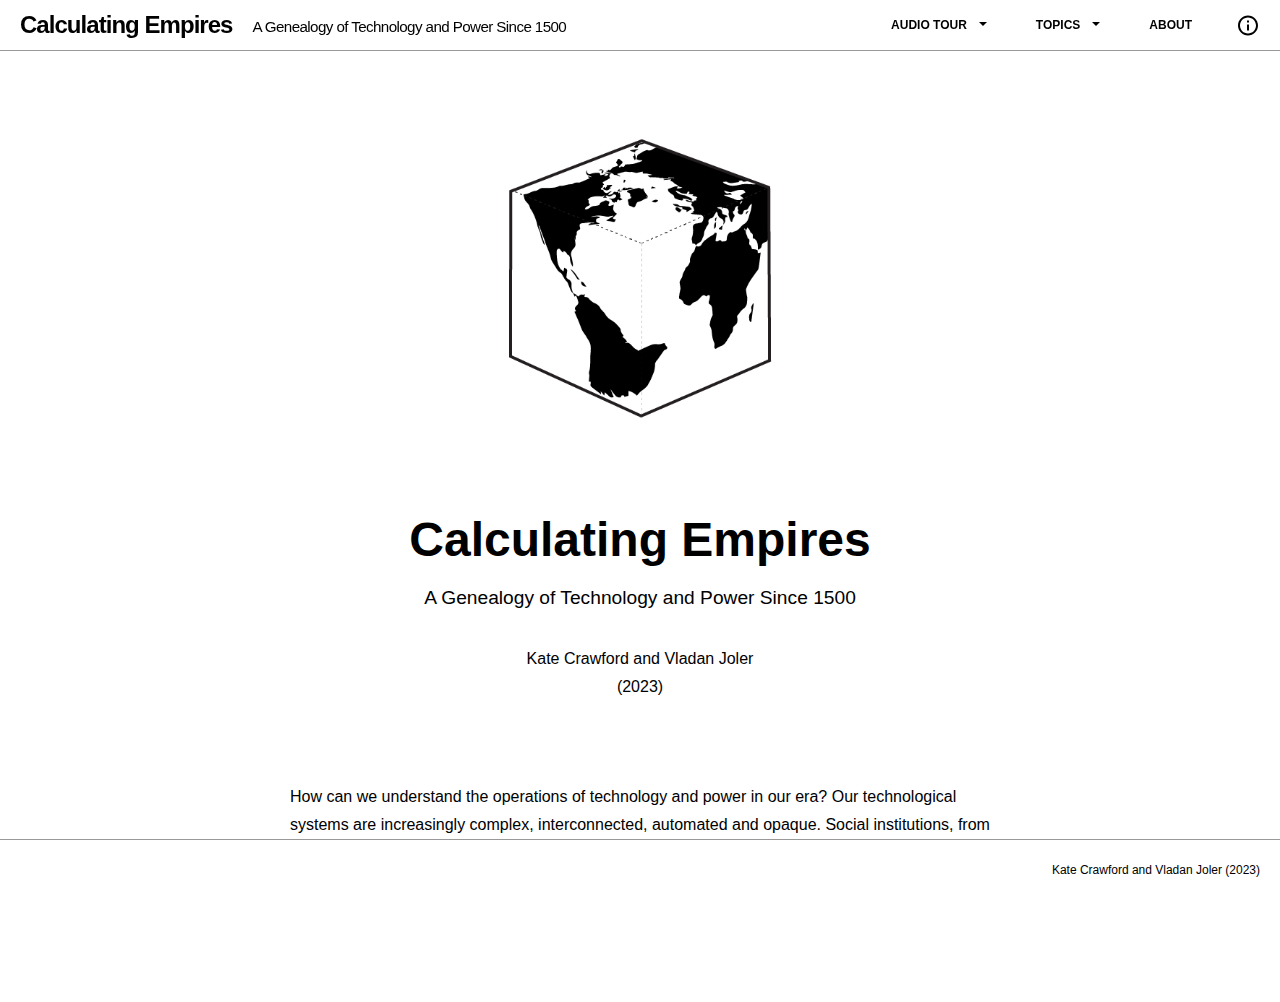
<file: about.html>
<!DOCTYPE html>
<html>
  <head>
    <script
      defer
      data-domain="calculatingempires.net"
      src="https://plausible.io/js/script.js"
    ></script>
    <title>Calculating Empires</title>
    <link rel="apple-touch-icon" sizes="180x180" href="apple-touch-icon.png" />
    <link rel="icon" type="image/png" sizes="32x32" href="favicon-32x32.png" />
    <link rel="icon" type="image/png" sizes="16x16" href="favicon-16x16.png" />
    <link rel="manifest" href="site.webmanifest" />
    <link rel="mask-icon" href="safari-pinned-tab.svg" color="#5bbad5" />
    <meta name="msapplication-TileColor" content="#da532c" />
    <meta name="theme-color" content="#ffffff" />
    <meta http-equiv="content-type" content="text/html; charset=utf-8" />
    <meta charset="UTF-8" />
    <meta name="viewport" content="width=device-width, initial-scale=1.0" />
    <meta http-equiv="imagetoolbar" content="no" />
    <link rel="stylesheet" href="styles/main.css" tupe="text/css" />
    <link rel="stylesheet" href="styles/light-dark.css" type="text/css" />
    <link rel="stylesheet" href="styles/fonts.css" type="text/css" />
    <link rel="stylesheet" href="./styles/ol/ol.css" type="text/css" />
    <script src="./scripts/ol/ol.js"></script>
    <script src="./scripts/ol/ol-layerswitcher.js"></script>
    <link rel="stylesheet" href="./styles/ol/ol-layerswitcher.css" />
    <meta
      property="og:title"
      content="Calculating Empires: A Genealogy of Technology and Power since 1500"
    />
    <meta
      property="og:description"
      content="Explore how technical and social structures co-evolved over five centuries in this large-scale research visualization."
    />
    <meta
      property="og:image"
      content="https://calculatingempires.net/content/calculating-empires-og.png"
    />
    <meta property="og:url" content="https://calculatingempires.net" />
    <meta property="og:type" content="website" />
    <meta name="twitter:card" content="summary_large_image" />
    <meta
      name="twitter:title"
      content="Calculating Empires: A Genealogy of Technology and Power since 1500"
    />
    <meta
      name="twitter:description"
      content="Explore how technical and social structures co-evolved over five centuries in this large-scale research visualization."
    />
    <meta
      name="twitter:image"
      content="https://calculatingempires.net/content/calculating-empires-og.png"
    />
    <meta name="twitter:url" content="https://calculatingempires.net" />
    <meta
      name="description"
      content="Calculating Empires is a large-scale research visualization exploring how technical and social structures co-evolved over five centuries. View the contemporary period in a longer trajectory of ideas, devices, infrastructures, and systems of power."
    />
    <meta
      name="keywords"
      content="Calculating Empires, large-scale research visualization, technical and social structures, history of empires, communication, computation, classification, control"
    />
  </head>
  <body>
    <div id="header">
      <div class="logo-wrapper">
        <a href="/">
          <h1 id="logo-title">Calculating Empires</h1>
        </a>
        <h2>A Genealogy of Technology and Power Since 1500</h2>
      </div>
      <nav class="navbar">
        <div class="nav-container">
          <div class="menu-icon" id="menu-icon">&#9776;</div>
          <ul class="nav-links" id="nav-links">
            <li class="nav-item">
              <details id="audio-tours">
                <summary>Audio Tour</summary>
                <ul class="dropdown">
                  <li>
                    <span id="how-to-read-map"
                      ><a href="/?audio=how-to-read-the-map"
                        >How to read this map</a
                      ></span
                    >
                  </li>
                </ul>
              </details>
            </li>
            <li class="nav-item">
              <details>
                <summary>Topics</summary>

                <ul class="dropdown">
                  <li class="menu-group">
                    <details>
                      <summary>Communication and Computation</summary>
                      <ul class="submenu">
                        <li>
                          <a href="/?topic=communication-devices"
                            >Communication devices</a
                          >
                        </li>
                        <li><a href="/?topic=interfaces">Interfaces</a></li>
                        <li>
                          <a href="/?topic=communication-infrastructure"
                            >Communication infrastructure</a
                          >
                        </li>
                        <li>
                          <a href="/?topic=data-organization"
                            >Data organization</a
                          >
                        </li>
                        <li><a href="/?topic=Algorithms">Algorithms</a></li>
                        <li><a href="/?topic=Models">Models</a></li>
                        <li>
                          <a href="/?pos=67625.64%2C9468.73%2C15.5629"
                            >Human computers</a
                          >
                        </li>
                        <li><a href="/?topic=Hardware">Hardware</a></li>
                        <li>
                          <a href="/?topic=Unconventional-computing"
                            >Unconventional computing</a
                          >
                        </li>
                      </ul>
                    </details>
                  </li>
                  <li class="menu-group">
                    <details>
                      <summary>Control and Classification</summary>
                      <ul class="submenu">
                        <li><a href="/?topic=time">Time</a></li>
                        <li>
                          <a href="/?topic=education"> Education </a>
                        </li>
                        <li>
                          <a href="/?topic=Emotions-and-intelligence"
                            >Emotions and intelligence</a
                          >
                        </li>
                        <li>
                          <a href="/?topic=Human-bodies">Human bodies</a>
                        </li>
                        <li><a href="/?topic=Biometrics">Biometrics</a></li>
                        <li><a href="/?topic=Medical">Medical</a></li>
                        <li><a href="/?topic=Prison">Prison</a></li>
                        <li><a href="/?topic=Policing">Policing</a></li>
                        <li><a href="/?topic=Borders">Borders</a></li>
                        <li><a href="/?topic=Bureaucracy">Bureaucracy</a></li>
                        <li><a href="/?topic=Colonialism">Colonialism</a></li>
                        <li>
                          <a href="/?topic=Political-and-economic-systems"
                            >Political and economic systems</a
                          >
                        </li>
                        <li><a href="/?topic=Production">Production</a></li>
                        <li>
                          <a href="/?topic=Energy-and-resources"
                            >Energy and resources</a
                          >
                        </li>
                        <li><a href="/?topic=Lithosphere">Lithosphere</a></li>
                        <li>
                          <a href="/?topic=Atmosphere-and-hydrosphere"
                            >Atmosphere and hydrosphere</a
                          >
                        </li>
                        <li><a href="/?topic=Biosphere">Biosphere</a></li>
                        <li><a href="/?topic=Astrosphere">Astrosphere</a></li>
                        <li>
                          <a href="/?topic=Spatial-representation"
                            >Spatial representation</a
                          >
                        </li>
                        <li><a href="/?topic=Architecture">Architecture</a></li>
                        <li>
                          <a href="/?topic=Surveillance-infrastructure"
                            >Surveillance infrastructure</a
                          >
                        </li>
                        <li>
                          <a href="/?topic=Military-doctrine"
                            >Military doctrine</a
                          >
                        </li>
                        <li>
                          <a href="/?topic=Military-systems"
                            >Military systems</a
                          >
                        </li>
                      </ul>
                    </details>
                  </li>
                </ul>
              </details>
            </li>
            <li class="nav-item"><a href="about.html">About</a></li>
            <li class="nav-item">
              <a href="info.html" id="info-icon">
                <img src="./content/info-icon-white.svg" />
              </a>
            </li>
          </ul>
        </div>
      </nav>
      <link rel="stylesheet" href="./styles/navbar.css" type="text/css" />
      <script src="./scripts/navbar.js"></script>
    </div>
    <main>
      <div class="container">
        <div class="hero-image">
          <div class="image-wrapper">
            <img src="./content/about/about_Intro@2x.png" />
          </div>
        </div>
        <h1 class="text-center">Calculating Empires</h1>
        <h2 class="text-center">
          A Genealogy of Technology and Power Since 1500
        </h2>
        <p class="credits text-center">
          Kate Crawford and Vladan Joler<br />
          (2023)
        </p>
        <p>
          How can we understand the operations of technology and power in our
          era? Our technological systems are increasingly complex,
          interconnected, automated and opaque. Social institutions, from
          schools to prisons, are becoming data industries, incorporating
          pervasive forms of capture and analysis. Even places that were once
          off-limits to capital, from our emotional expressions to outer space,
          are now subject to computational control and extraction. Meanwhile,
          the industrial transformations in AI are concentrating power into even
          fewer hands, while accelerating polarization and alienation. If we are
          to address the urgent challenges of the contemporary time - including
          technocratic fascism, climate catastrophe, colonial wars, and wealth
          inequality - we need to contend with the interwoven nature of their
          histories. In order to have a future, we must first confront our past.
        </p>
        <p>
          <em>Calculating Empires</em> is a large-scale research visualization
          exploring how technical and social structures co-evolved over five
          centuries. The aim is to view the contemporary period in a longer
          trajectory of ideas, devices, infrastructures, and systems of power.
          It traces technological patterns of colonialism, militarization,
          automation, and enclosure since 1500 to show how these forces still
          subjugate and how they might be unwound. By tracking these imperial
          pathways, <em>Calculating Empires</em> offers a means of seeing our
          technological present in a deeper historical context. And by
          investigating how past empires have calculated, we can see how they
          created the conditions of empire today.
        </p>
        <p>
          <em>Calculating Empires</em> centers on four themes:
          <em>communication</em>, <em>computation</em>,
          <em>classification</em> and <em>control</em>. Across the centuries,
          the work illustrates the shifts in communication devices,
          infrastructures, and computational architectures, and how they are
          entwined with the histories of social control and classification. The
          vertical axis represents time, beginning with the 16th century at the
          base. The horizontal axis features a collection of systems: from
          algorithms to architecture, bodies to borders. Navigation is flexible:
          you can follow a theme, a time period, or set of ideas.
        </p>
        <div class="image-grid single">
          <div class="grid-item-1x1 start-3">
            <img src="./content/about/about_01@2x.png" alt="" />
          </div>
        </div>
        <p>
          If we read from left to right, the work begins with the history of
          communication devices and the interfaces needed to access them. Next
          we see programming languages and the communication infrastructures
          that operate in the background: from submarine telegraph cables, to
          satellites, to the electromagnetic spectrum.
        </p>
        <p>
          As we follow the data flows from those communications systems, they
          are collected and organized by museums, film and TV archives, data
          brokers, and AI training datasets. That data is then used to train
          algorithms and models that have their own histories, shaped by the
          labor of programmers and crowdworkers. It is all powered by
          energy-intensive computational hardware that is expanding
          exponentially in multiple directions, from hyperscale data centers, to
          biological computing, to quantum.
        </p>
        <div class="image-grid">
          <a class="grid-item-1x2" href="/?pos=83365.63%2C5219.00%2C14.9905">
            <img
              src="./content/about/about_02_a@2x.png"
              alt="Shifting relationship to time"
            />
            <span class="img-title">Shifting relationship to time</span>
          </a>
          <a class="grid-item-2x2" href="/?pos=70865.76%2C14240.23%2C14.7448">
            <img
              src="./content/about/about_02_b@2x.png"
              alt="Resource-heavy computing"
            />
            <span class="img-title">Resource-heavy computing</span>
          </a>
          <a class="grid-item-1x1" href="/?pos=51791.75%2C15306.24%2C15.3164">
            <img src="./content/about/about_02_c@2x.png" alt="Forecasting" />
            <span class="img-title">Forecasting</span>
          </a>
          <a class="grid-item-1x2" href="/?pos=84962.18%2C15037.51%2C14.9204">
            <img
              src="./content/about/about_02_e@2x.png"
              alt="Education industry"
            />
            <span class="img-title">Education industry</span>
          </a>
          <a
            class="grid-item-1x1 start-4"
            href="/?pos=85677.36%2C2654.29%2C15.9054"
          >
            <img
              src="./content/about/about_02_d@2x.png"
              alt="Saving souls with school"
            />
            <span class="img-title">Saving souls with school</span>
          </a>
        </div>
        <p>
          The work then moves to the themes of classification and control. It
          begins with time as a concept that orders human actions and labor, and
          then education as another social structuring process that shapes and
          organizes social norms, values, and hierarchies. Next we turn to the
          history of ideas about emotions and intelligence, as well as the
          shaping of the human body itself.
        </p>
        <p>
          We see practices of classification and control in biometrics and
          medical data, in the disciplinary systems of prisons and policing, and
          in the way borders and bureaucracy regulate the movements of people
          and information.
        </p>
        <div class="image-grid">
          <a class="grid-item-2x2" href="/?pos=92578.11%2C15005.65%2C14.7238">
            <img src="./content/about/about_03_a@2x.png" alt="Drugs" />
            <span class="img-title">Drugs</span>
          </a>
          <a class="grid-item-1x2" href="/?pos=96597.73%2C8577.61%2C14.9396">
            <img
              src="./content/about/about_03_b@2x.png"
              alt="Eugenics and forced sterilization"
            />
            <span class="img-title">Eugenics and forced sterilization</span>
          </a>
          <a class="grid-item-1x1" href="/?pos=112287.87%2C9845.49%2C15.9491">
            <img src="./content/about/about_03_c@2x.png" alt="Borders" />
            <span class="img-title">Borders</span>
          </a>
          <a class="grid-item-1x2" href="/?pos=106454.31%2C11648.28%2C15.0352">
            <img
              src="./content/about/about_03_e@2x.png"
              alt="Layers of prison"
            />
            <span class="img-title">Layers of prison</span>
          </a>
          <a
            class="grid-item-1x1 start-4"
            href="/?pos=95183.68%2C7392.25%2C15.5819"
          >
            <img
              src="./content/about/about_03_d@2x.png"
              alt="Muscular christianity"
            />
            <span class="img-title">Muscular christianity</span>
          </a>
        </div>
        <p>
          This brings us to the heart of <em>Calculating Empires</em>:
          colonialism and the paths of empires over history, with their
          accompanying political and economic ideologies that inform industrial
          production and energy extraction.
        </p>
        <p>
          The final section of the work contends with the strata of planetary
          classification: from the mineral layer of the lithosphere, all the way
          up to the astrosphere. Then we consider the concept of space in other
          ways, how mapping and architecture are themselves systems of control.
          Finally, we see multiple layers of militarized power, from
          surveillance technologies, to authoritarian doctrines, to entire
          military systems.
        </p>
        <div class="image-grid">
          <a class="grid-item-1x2" href="/?pos=115273.62%2C8445.57%2C14.7805">
            <img
              src="./content/about/about_04_a@2x.png"
              alt="Weber's iron cage"
            />
            <span class="img-title">Weber's iron cage</span>
          </a>
          <a class="grid-item-2x2" href="/?pos=119769.66%2C2330.54%2C14.7891">
            <img
              src="./content/about/about_04_b@2x.png"
              alt="European colonialism"
            />
            <span class="img-title">European colonialism</span>
          </a>
          <a class="grid-item-1x1" href="/?pos=126847.30%2C15181.36%2C14.9948">
            <img
              src="./content/about/about_04_c@2x.png"
              alt="Knowledge and data extraction"
            />
            <span class="img-title">Knowledge and data extraction</span>
          </a>
          <a class="grid-item-1x2" href="/?pos=152787.58%2C15342.70%2C15.1447">
            <img
              src="./content/about/about_04_e@2x.png"
              alt="Military doctrine"
            />
            <span class="img-title">Military doctrine</span>
          </a>
          <a
            class="grid-item-1x1 start-4"
            href="/?pos=123022.85%2C15439.78%2C14.9948"
          >
            <img src="./content/about/about_04_d@2x.png" alt="Neoliberalism" />
            <span class="img-title">Neoliberalism</span>
          </a>
        </div>
        <p>
          The contemporary tendency toward simplification and solutionism has
          weakened the ability to handle dense information, while our technical
          and environmental realities only become more complex and
          interdependent. By visualizing these interlaced histories of empire in
          intricate detail, we hope to better understand our current
          predicament. In the words of French historian Fernand Braudel, “if one
          wants to understand the world, one has to determine the hierarchy of
          forces, currents, and individual movements, and then put them together
          to form an overall constellation.”
          <em>Calculating Empires</em> invites the visitor inside this
          constellation.
        </p>
        <p>
          <em>Calculating Empires</em> begins with a key moment when global
          networks - both cultural and mercantile - began to take shape in the
          1500s. New trade routes meant the expansion of European empire.
          Advances in shipping and navigational instruments enabled the
          annexation of lands and genocide of Indigenous populations while
          introducing new viruses, drugs, and weapons. The Gutenberg press
          reorganized information power and laid the groundwork for a political
          and cultural transformation. New scientific instruments and
          calculation systems were developed. The meticulous cataloging and
          privatization of land, animals, plants, and space commenced a layered
          agenda of colonization that continued to expand for centuries. These
          practices of past empires are now echoed in the highly concentrated
          technology and military industries of the 21st century.
        </p>
        <div class="image-grid">
          <a class="grid-item-1x2" href="/?pos=119658.80%2C947.50%2C15.7458">
            <img src="./content/about/about_05_a@2x.png" alt="Great dying" />
            <span class="img-title">Great dying</span>
          </a>
          <a class="grid-item-2x2" href="/?pos=146415.08%2C4925.63%2C15.2458">
            <img src="./content/about/about_05_b@2x.png" alt="Enclosure" />
            <span class="img-title">Enclosure</span>
          </a>
          <a class="grid-item-1x1" href="/?pos=143974.23%2C2170.52%2C15.5979">
            <img
              src="./content/about/about_05_c@2x.png"
              alt="Mercator projection"
            />
            <span class="img-title">Mercator projection</span>
          </a>
          <a class="grid-item-1x2" href="/?pos=135619.82%2C14073.12%2C14.7415">
            <img
              src="./content/about/about_05_e@2x.png"
              alt="Genetic engineering and terraforming"
            />
            <span class="img-title">Genetic engineering and terraforming</span>
          </a>
          <a
            class="grid-item-1x1 start-4"
            href="/?pos=51420.97%2C3163.36%2C15.5591"
          >
            <img
              src="./content/about/about_05_d@2x.png"
              alt="Cartesian geometry"
            />
            <span class="img-title">Cartesian geometry</span>
          </a>
        </div>
        <p>
          Every reading of this work is different, and you're invited to draw
          your own connections. Hundreds of individual drawings and texts span
          centuries of conflict, enclosure, and control. We suggest taking your
          time and reading slowly - a radical act in an era of speed and
          simplification. A close examination of these patterns over several
          centuries reveals the ascendance of particular ideas and technologies,
          the concentration of power and wealth, and the colonization of land,
          infrastructure, and human lifeworlds.
        </p>
        <p>
          The history of science and technology is also a story of
          visualizations. From the Venn diagram to the neural network, visual
          illustrations have shaped the conceptual horizons of the scientific
          imaginary. We use the same method to show how technology is political,
          not separate from it. Even diagrammatic representations - from the
          Gannt chart to the logic gate - are forms of organizing information
          which embed a political structure.
        </p>
        <div class="image-grid">
          <a class="grid-item-1x1" href="/?pos=51420.97%2C3163.36%2C15.5591">
            <img src="./content/about/about_06_a@2x.png" alt="Cartesian map" />
            <span class="img-title">Cartesian map</span>
          </a>
          <a class="grid-item-1x1" href="/?pos=142684.11%2C7469.33%2C15.9708">
            <img src="./content/about/about_06_b@2x.png" alt="Venn diagram" />
            <span class="img-title">Venn diagram</span>
          </a>
          <a class="grid-item-1x1" href="/?pos=57669.90%2C4839.37%2C15.0191">
            <img
              src="./content/about/about_06_c@2x.png"
              alt="Network diagram"
            />
            <span class="img-title">Network diagram</span>
          </a>
          <a class="grid-item-1x1" href="/?pos=142261.23%2C8960.39%2C15.8958">
            <img src="./content/about/about_06_d@2x.png" alt="Flow chart" />
            <span class="img-title">Flow chart</span>
          </a>
          <a class="grid-item-1x1" href="/?pos=142304.72%2C5586.35%2C15.7691">
            <img src="./content/about/about_06_e@2x.png" alt="Bar chart" />
            <span class="img-title">Bar chart</span>
          </a>
          <a class="grid-item-1x1" href="/?pos=142819.58%2C4738.47%2C16.5958">
            <img src="./content/about/about_06_f@2x.png" alt="Timeline" />
            <span class="img-title">Timeline</span>
          </a>
          <a class="grid-item-1x1" href="/?pos=142684.11%2C7469.33%2C15.9708">
            <img
              src="./content/about/about_06_g@2x.png"
              alt="Organization chart"
            />
            <span class="img-title">Organization chart</span>
          </a>
          <a class="grid-item-1x1" href="/?pos=142684.11%2C7469.33%2C15.9708">
            <img src="./content/about/about_06_h@2x.png" alt="Gannt chart" />
            <span class="img-title">Gannt chart</span>
          </a>
          <a class="grid-item-1x1" href="/?pos=58763.84%2C9312.55%2C15.7225">
            <img src="./content/about/about_06_i@2x.png" alt="Logic gate" />
            <span class="img-title">Logic gate</span>
          </a>
          <a class="grid-item-1x1" href="/?pos=61132.89%2C11374.91%2C16.7525">
            <img src="./content/about/about_06_j@2x.png" alt="Perceptron" />
            <span class="img-title">Perceptron</span>
          </a>
        </div>
        <p>
          <em>Calculating Empires</em> takes Donna Haraway's provocation
          literally that we need to map the “informatics of domination.” The
          technologies of today are the latest manifestations of a long line of
          entangled systems of knowledge and control. This is the purpose of our
          visual genealogy: to show the complex interplay of systems of power,
          information, and circumstance across terrain and time, in order to
          imagine how things could be otherwise.
        </p>
        <p>
          This work can never be complete: it is necessarily partial,
          subjective, and drawn from our own positionality. But that openness is
          part of the project. You are invited to read, reflect, and consider
          your own history in the recurring stories of calculation and empire.
          As the overwhelming now continues to unfold,
          <em>Calculating Empires</em> offers the possibility of looking back,
          in order to consider how different futures could be envisioned and
          realized.
        </p>
      </div>
    </main>
    <div id="footer" style="justify-content: flex-end">
      <div class="footer-credits">Kate Crawford and Vladan Joler (2023)</div>
    </div>
    <!-- <script type="text/javascript" src="./scripts/light-dark.js"></script> -->
    <script type="text/javascript">
      document.documentElement.setAttribute("data-theme", "light");
      document
        .getElementById("info-icon")
        .getElementsByTagName("img")[0].src = `./content/info-icon-black.svg`;
    </script>
  </body>
</html>
</file>
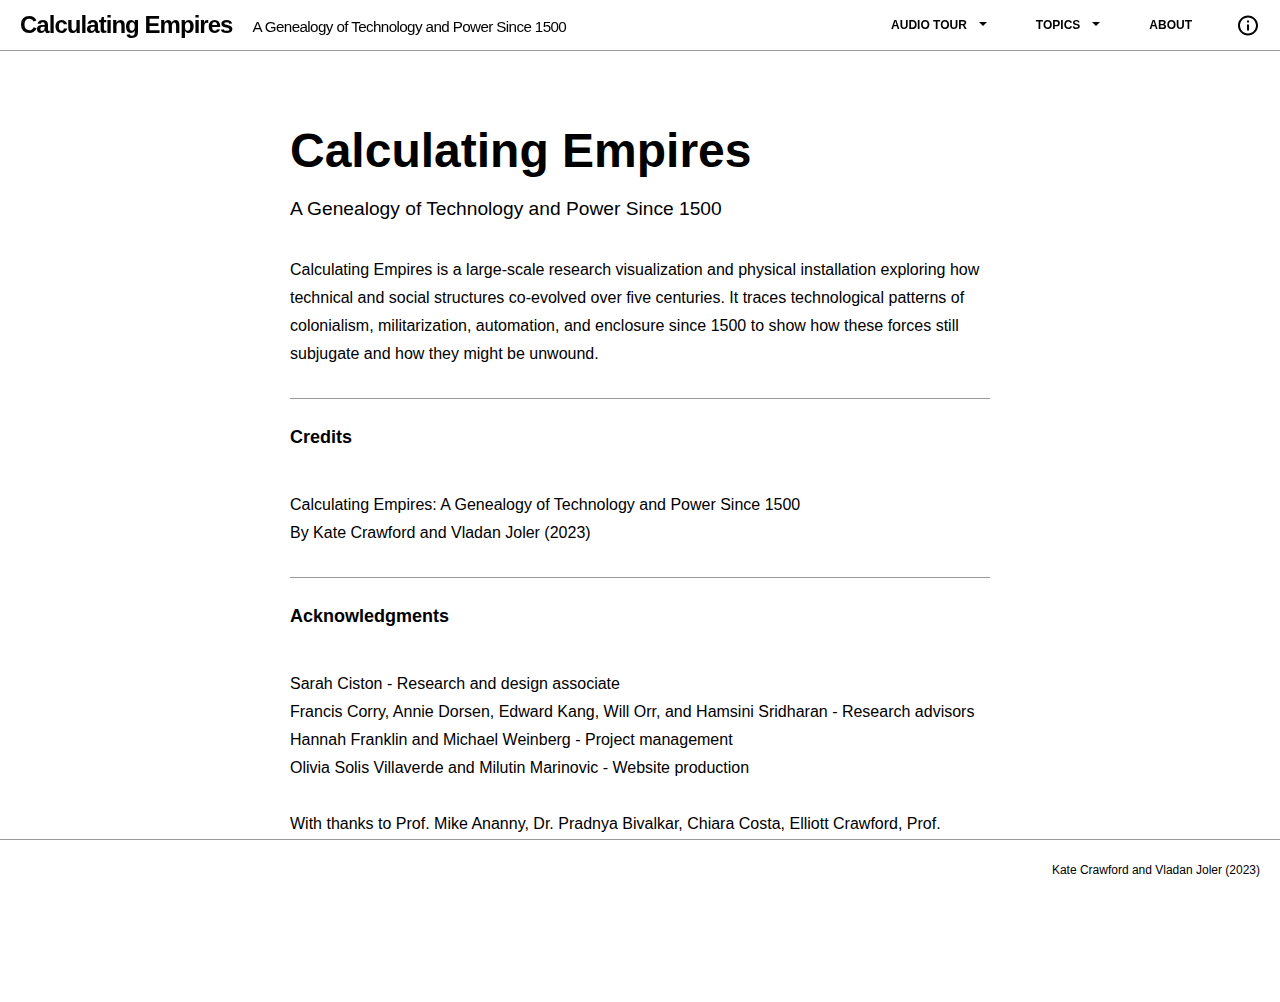
<file: info.html>
<!DOCTYPE html>
<html>
  <head>
    <script
      defer
      data-domain="calculatingempires.net"
      src="https://plausible.io/js/script.js"
    ></script>
    <title>Calculating Empires</title>
    <link rel="apple-touch-icon" sizes="180x180" href="apple-touch-icon.png" />
    <link rel="icon" type="image/png" sizes="32x32" href="favicon-32x32.png" />
    <link rel="icon" type="image/png" sizes="16x16" href="favicon-16x16.png" />
    <link rel="manifest" href="site.webmanifest" />
    <link rel="mask-icon" href="safari-pinned-tab.svg" color="#5bbad5" />
    <meta name="msapplication-TileColor" content="#da532c" />
    <meta name="theme-color" content="#ffffff" />
    <meta http-equiv="content-type" content="text/html; charset=utf-8" />
    <meta charset="UTF-8" />
    <meta name="viewport" content="width=device-width, initial-scale=1.0" />
    <meta http-equiv="imagetoolbar" content="no" />
    <link rel="stylesheet" href="styles/main.css" tupe="text/css" />
    <link rel="stylesheet" href="styles/light-dark.css" type="text/css" />
    <link rel="stylesheet" href="styles/fonts.css" type="text/css" />
    <link rel="stylesheet" href="./styles/ol/ol.css" type="text/css" />
    <script src="./scripts/ol/ol.js"></script>
    <script src="./scripts/ol/ol-layerswitcher.js"></script>
    <link rel="stylesheet" href="./styles/ol/ol-layerswitcher.css" />
    <meta
      property="og:title"
      content="Calculating Empires: A Genealogy of Technology and Power since 1500"
    />
    <meta
      property="og:description"
      content="Explore how technical and social structures co-evolved over five centuries in this large-scale research visualization."
    />
    <meta
      property="og:image"
      content="https://calculatingempires.net/content/calculating-empires-og.png"
    />
    <meta property="og:url" content="https://calculatingempires.net" />
    <meta property="og:type" content="website" />
    <meta name="twitter:card" content="summary_large_image" />
    <meta
      name="twitter:title"
      content="Calculating Empires: A Genealogy of Technology and Power since 1500"
    />
    <meta
      name="twitter:description"
      content="Explore how technical and social structures co-evolved over five centuries in this large-scale research visualization."
    />
    <meta
      name="twitter:image"
      content="https://calculatingempires.net/content/calculating-empires-og.png"
    />
    <meta name="twitter:url" content="https://calculatingempires.net" />
    <meta
      name="description"
      content="Calculating Empires is a large-scale research visualization exploring how technical and social structures co-evolved over five centuries. View the contemporary period in a longer trajectory of ideas, devices, infrastructures, and systems of power."
    />
    <meta
      name="keywords"
      content="Calculating Empires, large-scale research visualization, technical and social structures, history of empires, communication, computation, classification, control"
    />
  </head>
  <body>
    <div id="header">
      <div class="logo-wrapper">
        <a href="/">
          <h1 id="logo-title">Calculating Empires</h1>
        </a>
        <h2>A Genealogy of Technology and Power Since 1500</h2>
      </div>
      <nav class="navbar">
        <div class="nav-container">
          <div class="menu-icon" id="menu-icon">&#9776;</div>
          <ul class="nav-links" id="nav-links">
            <li class="nav-item">
              <details id="audio-tours">
                <summary>Audio Tour</summary>
                <ul class="dropdown">
                  <li>
                    <span id="how-to-read-map"
                      ><a href="/?audio=how-to-read-the-map"
                        >How to read this map</a
                      ></span
                    >
                  </li>
                </ul>
              </details>
            </li>
            <li class="nav-item">
              <details>
                <summary>Topics</summary>

                <ul class="dropdown">
                  <li class="menu-group">
                    <details>
                      <summary>Communication and Computation</summary>
                      <ul class="submenu">
                        <li>
                          <a href="/?topic=communication-devices"
                            >Communication devices</a
                          >
                        </li>
                        <li><a href="/?topic=interfaces">Interfaces</a></li>
                        <li>
                          <a href="/?topic=communication-infrastructure"
                            >Communication infrastructure</a
                          >
                        </li>
                        <li>
                          <a href="/?topic=data-organization"
                            >Data organization</a
                          >
                        </li>
                        <li><a href="/?topic=Algorithms">Algorithms</a></li>
                        <li><a href="/?topic=Models">Models</a></li>
                        <li>
                          <a href="/?pos=67625.64%2C9468.73%2C15.5629"
                            >Human computers</a
                          >
                        </li>
                        <li><a href="/?topic=Hardware">Hardware</a></li>
                        <li>
                          <a href="/?topic=Unconventional-computing"
                            >Unconventional computing</a
                          >
                        </li>
                      </ul>
                    </details>
                  </li>
                  <li class="menu-group">
                    <details>
                      <summary>Control and Classification</summary>
                      <ul class="submenu">
                        <li><a href="/?topic=time">Time</a></li>
                        <li>
                          <a href="/?topic=education"> Education </a>
                        </li>
                        <li>
                          <a href="/?topic=Emotions-and-intelligence"
                            >Emotions and intelligence</a
                          >
                        </li>
                        <li>
                          <a href="/?topic=Human-bodies">Human bodies</a>
                        </li>
                        <li><a href="/?topic=Biometrics">Biometrics</a></li>
                        <li><a href="/?topic=Medical">Medical</a></li>
                        <li><a href="/?topic=Prison">Prison</a></li>
                        <li><a href="/?topic=Policing">Policing</a></li>
                        <li><a href="/?topic=Borders">Borders</a></li>
                        <li><a href="/?topic=Bureaucracy">Bureaucracy</a></li>
                        <li><a href="/?topic=Colonialism">Colonialism</a></li>
                        <li>
                          <a href="/?topic=Political-and-economic-systems"
                            >Political and economic systems</a
                          >
                        </li>
                        <li><a href="/?topic=Production">Production</a></li>
                        <li>
                          <a href="/?topic=Energy-and-resources"
                            >Energy and resources</a
                          >
                        </li>
                        <li><a href="/?topic=Lithosphere">Lithosphere</a></li>
                        <li>
                          <a href="/?topic=Atmosphere-and-hydrosphere"
                            >Atmosphere and hydrosphere</a
                          >
                        </li>
                        <li><a href="/?topic=Biosphere">Biosphere</a></li>
                        <li><a href="/?topic=Astrosphere">Astrosphere</a></li>
                        <li>
                          <a href="/?topic=Spatial-representation"
                            >Spatial representation</a
                          >
                        </li>
                        <li><a href="/?topic=Architecture">Architecture</a></li>
                        <li>
                          <a href="/?topic=Surveillance-infrastructure"
                            >Surveillance infrastructure</a
                          >
                        </li>
                        <li>
                          <a href="/?topic=Military-doctrine"
                            >Military doctrine</a
                          >
                        </li>
                        <li>
                          <a href="/?topic=Military-systems"
                            >Military systems</a
                          >
                        </li>
                      </ul>
                    </details>
                  </li>
                </ul>
              </details>
            </li>
            <li class="nav-item"><a href="about.html">About</a></li>
            <li class="nav-item">
              <a href="info.html" id="info-icon">
                <img src="./content/info-icon-white.svg" />
              </a>
            </li>
          </ul>
        </div>
      </nav>
      <link rel="stylesheet" href="./styles/navbar.css" type="text/css" />
      <script src="./scripts/navbar.js"></script>
    </div>
    <main>
      <div class="container">
        <h1>Calculating Empires</h1>
        <h2>A Genealogy of Technology and Power Since 1500</h2>
        <p class="line-bottom">
          Calculating Empires is a large-scale research visualization and
          physical installation exploring how technical and social structures
          co-evolved over five centuries. It traces technological patterns of
          colonialism, militarization, automation, and enclosure since 1500 to
          show how these forces still subjugate and how they might be unwound.
        </p>
        <h4>Credits</h4>
        <p class="line-bottom">
          Calculating Empires: A Genealogy of Technology and Power Since 1500
          <br />
          By Kate Crawford and Vladan Joler (2023)
        </p>
        <h4>Acknowledgments</h4>
        <p class="line-bottom">
          Sarah Ciston - Research and design associate<br />
          Francis Corry, Annie Dorsen, Edward Kang, Will Orr, and Hamsini
          Sridharan - Research advisors<br />
          Hannah Franklin and Michael Weinberg - Project management<br />
          Olivia Solis Villaverde and Milutin Marinovic - Website production<br /><br />
          With thanks to Prof. Mike Ananny, Dr. Pradnya Bivalkar, Chiara Costa,
          Elliott Crawford, Prof. Dubravko Culibrk, Melodi Dincer, Prof. Bernard
          Geoghegan, Prof. Mario Hibert, Jake Karr, Prof. Djordje Krivokapic,
          Dr. Sasha Luccioni, Dr. Ida Momennejad, Prof. John Modern, Trevor
          Paglen, Laura Poitras, Gordan Savičić, Prof. Justin E. H. Smith, Prof.
          Felix Stalder, Jer Thorp, and Prof. Fred Turner. We'd also like to
          acknowledge everyone in the Knowing Machines Project, the Share
          Foundation, the fellows of the Robert Bosch Academy, Australian
          National University School of Cybernetics, and the Perast Monastery
          retreat.
        </p>
        <h4>Contact</h4>
        <p class="line-bottom">info.at.calculatingempires.net</p>
        <h4>Supported by</h4>
        <p class="line-bottom">
          The Sloan Foundation, as part of the Knowing Machines Project
          <a href="https://knowingmachines.org"
            >(https://knowingmachines.org)</a
          >
          <br />
          The Robert Bosch Academy
          <a href="https://www.robertboschacademy.de/"
            >(https://www.robertboschacademy.de/)</a
          ><br />
          Fondazione Prada
          <a href="https://www.fondazioneprada.org/project/calculating-empires/"
            >(https://www.fondazioneprada.org/project/calculating-empires/)</a
          >
        </p>
        <h4>Awards</h4>
        <p class="line-bottom">
          <em>Calculating Empires</em> has won the European Commission's 2024
          <a
            href="https://ars.electronica.art/starts-prize/en/calculating-empires/"
            target="_blank"
            >Grand Prize for Artistic Exploration in Science, Technology, and
            the Arts</a
          >. The jury noted that "Calculating Empires challenges us to redefine
          our relationship with current socio-technical structures. By asking
          how we got where we are today, we can (re)consider where we might be
          going." Previous winners include Richard Mosse, Holly Herndon and Matt
          Dryhurst,.
        </p>
        <h4>Upcoming Exhibitions</h4>
        <ul class="line-bottom">
          <li>Ars Electronica Festival - Linz, Austria (September 2024)</li>
          <li>Rijksmusuem Twenthe - Enschede, Netherlands (September 2024)</li>
          <li>Design Museum of Barcelona - Barcelona, Spain (December 2024)</li>
          <li>LABoral - Gijón, Spain (January 2025)</li>
          <li>Jeu de Paume - Paris, France (April 2025)</li>
        </ul>
        <h4>Previous Exhibitions</h4>
        <ul class="line-bottom">
          <li>
            Premiered at Fondazione Prada - Milan, Italy (November 2023 -
            February 2024)
          </li>
          <li>
            KW Institute in Berlin, as part of the Poetics of Encryption
            exhibition (February 2024 - May 2024)
          </li>
        </ul>
        <h4>Technical specification</h4>
        <p>
          Calculating Empires is an immersive physical installation that can be
          staged in different formats. The minimum size of the work is 24 meters
          in length, and 3 meters in height. It can be staged as a circular
          work, or as two wall murals facing each other. It can also be
          installed as a large-scale floor work.
        </p>
        <p class="line-bottom">
          We include two large format handmade books to be shown alongside the
          work. One is for the themes of Communication and Computation, the
          other is for Control and Classification. They are printed on
          semi-transparent paper, so the timelines overlap, and they allow
          visitors to read the details up close. We stage the books with
          pencils, to invite audience members to make their own annotations and
          notes in the books, which we collect at the end of the exhibition as
          an open form of feedback.
        </p>
        <h4>Biographies</h4>
        <p>
          Prof. <strong>Kate Crawford</strong> is a leading scholar of the
          impacts of artificial intelligence. She is a research professor at USC
          Annenberg in Los Angeles, a senior principal researcher at MSR New
          York, and was the inaugural chair of AI and Justice at the Ecole
          Normale Superieure in Paris. Her book <em>Atlas of AI</em> won
          multiple awards, was named a book of the year by <em>Science</em> and
          the <em>Financial Times</em>, and is translated into 12 languages. She
          leads the Knowing Machines Project, an international research
          collaboration studying the foundations of AI. Her artworks and
          visualizations have been widely exhibited, are in the permanent
          collections of MoMA, the V&A Museum, Ars Electronica, and the Design
          Museum, and have been recognized with the Aryton Prize. Kate was named
          by Time Magazine’s TIME100 as one of the most influential people in
          AI.
        </p>
        <p class="line-bottom">
          Prof. <strong>Vladan Joler</strong> is an academic, researcher, and
          artist whose work blends data investigations, critical cartography,
          investigative journalism, and data visualization. He is SHARE
          Foundation co-founder and professor at the New Media Department of the
          University of Novi Sad. Vladan Joler's work is in the permanent
          collections of the Museum of Modern Art (MoMA), the V&A Museum, and
          the Design Museum in London, and also in the permanent exhibition of
          the Ars Electronica Center. His work has been exhibited in more than a
          hundred international exhibitions worldwide.
        </p>
        <h4>Installation views</h4>
        <div class="image-wrapper">
          <a class="image-holder" href="#lightboxImage">
            <img
              src="content/info/info_1.png"
              alt="Fondazione Prada - Milan | Black version of the map"
            />
          </a>

          <p>
            Exhibition view of “Calculating Empires” <br />
            Osservatorio Fondazione Prada, Milan <br />
            Photo: Piercarlo Quecchia - DSL Studio / @piercarloquecchia -
            @dsl__studio <br />
            Courtesy: Fondazione Prada
          </p>
        </div>
        <div class="image-wrapper">
          <a class="image-holder" href="#lightboxImage">
            <img
              src="content/info/info_2.png"
              alt="Fondazione Prada - Milan | Objects supporting the exhibition"
            />
          </a>
          <p>
            Exhibition view of “Calculating Empires” <br />
            Osservatorio Fondazione Prada, Milan <br />
            Photo: Piercarlo Quecchia - DSL Studio / @piercarloquecchia -
            @dsl__studio <br />
            Courtesy: Fondazione Prada
          </p>
        </div>
        <div class="image-wrapper">
          <a class="image-holder" href="#lightboxImage">
            <img
              src="content/info/info_3.png"
              alt="Fondazione Prada - Milan | Books"
            />
          </a>
          <p>
            Exhibition view of “Calculating Empires” <br />
            Osservatorio Fondazione Prada, Milan <br />
            Photo: Piercarlo Quecchia - DSL Studio / @piercarloquecchia -
            @dsl__studio <br />
            Courtesy: Fondazione Prada
          </p>
        </div>
        <div class="image-wrapper">
          <a class="image-holder" href="#lightboxImage">
            <img
              src="content/info/info_4.png"
              alt="Fondazione Prada - Milan | Kate and Vladan"
            />
          </a>
          <p>
            Exhibition view of “Calculating Empires” <br />
            Osservatorio Fondazione Prada, Milan <br />
            Photo: Patrick Toomey Neir <br />
            Courtesy: Fondazione Prada
          </p>
        </div>
        <div class="image-wrapper">
          <a class="image-holder" href="#lightboxImage">
            <img
              src="content/info/info_5.png"
              alt="KW Institute - Berlin, Germany | Communication and Computation"
            />
          </a>
          <p>
            Exhibition view of “Poetics of Encryption” Installation “Calculating
            Empires” <br />
            KW Institute for Contemporary Art, Berlin <br />
            Courtesy: KW Institute for Contemporary Art
          </p>
        </div>
        <div class="image-wrapper">
          <a class="image-holder" href="#lightboxImage">
            <img
              src="content/info/info_6.png"
              alt="KW Institute - Berlin, Germany | Control and Classification"
            />
          </a>
          <p>
            Exhibition view of “Poetics of Encryption” Installation “Calculating
            Empires” <br />
            KW Institute for Contemporary Art, Berlin <br />
            Courtesy: KW Institute for Contemporary Art
          </p>
        </div>
        <a href="#" class="lightbox" id="lightboxImage"> </a>
      </div>
    </main>
    <div id="footer" style="justify-content: flex-end">
      <div class="footer-credits">Kate Crawford and Vladan Joler (2023)</div>
    </div>
    <script type="text/javascript">
      document.documentElement.setAttribute("data-theme", "light");
      document
        .getElementById("info-icon")
        .getElementsByTagName("img")[0].src = `./content/info-icon-black.svg`;

      const images = document.querySelectorAll(".image-holder");
      images.forEach((image) => image.addEventListener("click", openLightBox));
      function openLightBox(e) {
        const lightbox = document.getElementById("lightboxImage");
        lightbox.innerHTML = "";
        let imageName = event.target.src.split("/").pop();
        const hiResImg = document.createElement("img");
        hiResImg.src = `content/info/${imageName.split(".")[0]}_hi_res.png`;
        lightbox.appendChild(hiResImg);
      }
    </script>
    <!-- <script type="text/javascript" src="./scripts/light-dark.js"></script> -->
  </body>
</html>
</file>
<file: styles/main.css>
v\:* {
  behavior: url(#default#VML);
}
html,
body {
  overflow: hidden;
  padding: 0;
  margin: 0;
  height: 100%;
  width: 100%;
  font-family: Open Sans;
  background: var(--background-color);
  color: var(--text-color);
}
main {
  margin: var(--header-height-outer) 0;
  overflow-y: scroll;
  height: 100%;
  font-family: Arial;
  display: flex;
  justify-content: center;
  align-items: flex-start;
  background-color: var(--background-color);
  color: var(--text-color);
}
main h1 {
  font-size: 3rem;
  margin-bottom: 20px;
}
main h2 {
  font-size: 1.2rem;
  margin-bottom: 20px;
  font-weight: 400;
}
main .credits {
  font-size: 1rem;
  font-weight: 400;
  margin-bottom: 50px;
}
main blockquote {
  margin: 0 0 50px 0;
}
main blockquote p {
  margin: 0;
}
main h4 {
  font-size: 1.125rem;
  line-height: 1.75rem;
}
main p {
  font-size: 1rem;
  line-height: 1.75rem;
  padding: 1rem 0;
}

main em {
  font-family: Arial;
  letter-spacing: normal;
}
main a,
main a:hover,
main a:focus,
main a:active {
  color: inherit;
}

main .text-center {
  text-align: center;
}
main ul {
  padding-left: 30px;
  font-size: 1.125rem;
}
main ul li {
  font-size: 1rem;
  line-height: 1.75rem;
}
.line-bottom {
  padding-bottom: 30px;
  border-bottom: 1px solid var(--border-color);
}
.image-wrapper {
  margin-bottom: 20px;
}
.image-wrapper p {
  margin-top: 5px;
  font-size: 0.875rem;
  line-height: 1.25rem;
  letter-spacing: -0.04em;
  padding: 0;
}
.image-wrapper img {
  width: 100%;
}
.hero-image {
  display: flex;
  align-items: center;
  justify-content: center;
}
.hero-image .image-wrapper {
  width: 350px;
}
.image-grid {
  display: grid;
  grid-template-columns: repeat(5, 1fr);
  grid-template-rows: repeat(2, 1fr);
  grid-column-gap: 1rem;
  grid-row-gap: 0.6rem;
}
.image-grid.single {
  grid-template-rows: 1fr;
  gap: 0;
}
.image-grid a {
  position: relative;
}
.image-grid a .img-title {
  display: none;
  position: absolute;
  top: 0;
  left: 0;
  color: #fff;
  background: #000;
  padding: 2px 4px;
  font-size: 0.75rem;
  line-height: 1rem;
  margin: 5px;
}
.image-grid a:hover .img-title {
  display: block;
}
.image-grid a img,
.image-grid div img {
  width: 100%;
}
.grid-item-1x1 {
  grid-column: span 1;
  grid-row: span 1;
}
.grid-item-1x2 {
  grid-column: span 1;
  grid-row: span 2;
}
.grid-item-2x2 {
  grid-column: span 2;
  grid-row: span 2;
}
.start-2 {
  grid-column-start: 4;
}
.start-3 {
  grid-column-start: 3;
}
.start-4 {
  grid-column-start: 4;
}
.container {
  padding: 40px 0;
  width: 700px;
  margin-bottom: 100px;
}
#map-topics-line {
  position: fixed;
  top: var(--header-height-outer);
  height: 30px;
  left: 0;
  width: 100vw;
  display: grid;
  grid-template-columns: 45px 1fr;
  grid-template-rows: 30px;
  z-index: 50;
  background-color: var(--background-color);
}
#map-left-of-topics {
  background-color: var(--background-color);
  z-index: 51;
}
#map-topics {
  position: relative;
  padding-top: 5px;
  color: var(--text-color);
}
#map-periods {
  position: fixed;
  top: calc(var(--header-height-outer) + /* topics */ 30px);
  left: 0;
  height: calc(
    100vh - var(--header-height-outer) - /* footer */ 50px - /* topics */ 30px
  );
  width: 45px;
  z-index: 50;
}
#map {
  position: fixed;
  top: calc(var(--header-height-outer) + /* topics */ 30px);
  left: 45px;
  height: calc(
    100vh - var(--header-height-outer) - /* footer */ 50px - /* topics */ 30px
  );
  width: calc(100vw - 45px);
}
#audio-cc-container {
  position: fixed;
  text-align: center;
  left: 0;
  width: 100vw;
  bottom: 75px;
  z-index: 1000;
}
#audio-cc-text-container {
  margin: 0 auto;
  max-width: 700px;
  text-align: center;
  padding: 0 10px;
}
#audio-cc {
  padding: 0 3px;
  background-color: var(--background-color);
}
#footer {
  display: flex;
  flex-wrap: wrap;
  align-items: center;
  justify-content: space-between;
  bottom: 0;
  background-color: var(--background-color);
  border-top: 1px solid var(--border-color);
  height: 60px;
  width: 100vw;
  position: fixed;
  z-index: 99;
  font-size: 14px;
  font-family: Arial;
}
#map-preview,
#map-preview > img {
  width: 348px;
  height: 39px;
}
.theme-toggle-wrapper {
  display: flex;
  align-items: center;
  justify-content: flex-start;
  gap: 5px;
  padding-left: 10px;
}
#theme-toggle {
  display: flex;
  cursor: pointer;
  align-items: center;
  gap: 10px;
  margin-left: 15px;
}
#theme-toggle .theme-circle {
  width: 12px;
  height: 12px;
  border-radius: 100%;
  background-color: var(--text-color);
}
.zoom-wrapper {
  display: flex;
  align-items: center;
  gap: 5px;
  padding-right: 15px;
  position: relative;
}
.zoom-wrapper:after {
  content: "";
  width: 1px;
  height: 13px;
  background: var(--text-color);
  position: absolute;
  right: -1px;
}
.footer-credits {
  padding-right: 20px;
  font-size: 0.75rem;
}
#zoom-in {
  width: 11px;
  display: flex;
  align-items: center;
  cursor: pointer;
  padding: 8px 5px;
}
#zoom-out {
  height: 11px;
  width: 11px;
  display: flex;
  align-items: center;
  cursor: pointer;
  padding: 8px 5px;
}

.lightbox {
  position: fixed;
  width: 100%;
  height: 100%;
  text-align: center;
  top: 0;
  left: 0;
  background-color: rgba(0, 0, 0, 0.75);
  z-index: 999;
  opacity: 0;
  pointer-events: none;
}

.lightbox img {
  max-width: 90%;
  max-height: 85%;
  position: relative;
  top: -100%;
}

.lightbox:target {
  outline: none;
  top: 0;
  opacity: 1;
  pointer-events: auto;
}

.lightbox:target img {
  top: 0;
  top: 50%;
  transform: translateY(-50%);
  -moz-transform: translateY(-50%);
  -ms-transform: translateY(-50%);
  -o-transform: translateY(-50%);
  -webkit-transform: translateY(-50%);
}

/* Media Queries */
@media (max-width: 768px) {
  #map-preview {
    display: none;
  }
  main h1 {
    font-size: 2.5rem;
    margin-bottom: 20px;
    line-height: 100%;
  }
  main {
    padding: 0 20px;
  }
  .hero-image .image-wrapper {
    width: 300px;
  }
  .container {
    padding: 0;
    width: 100%;
    margin-bottom: 130px;
  }
  .image-grid {
    grid-column-gap: 2%;
    grid-row-gap: 1%;
  }
  .footer-credits {
    margin: 0 auto;
    text-align: center;
  }
}
</file>
<file: styles/light-dark.css>
:root {
  --background-color: black;
  --text-color: white;
  --border-color: rgba(255,255,255,0.6);
  --header-height: 50px;
  --header-height-outer: 51px; /* border */
}

[data-theme="light"] {
  --background-color: white;
  --text-color: black;
  --border-color: rgba(0,0,0,0.4);
}

@media (max-width: 1024px) {
  :root {
    --header-height: 65px;
    --header-height-outer: 66px; /* border */
  }
}
</file>
<file: styles/fonts.css>
/* open-sans-300 - latin */
@font-face {
  font-display: swap; /* Check https://developer.mozilla.org/en-US/docs/Web/CSS/@font-face/font-display for other options. */
  font-family: "Open Sans";
  font-style: normal;
  font-weight: 300;
  src: url("../fonts/open-sans-v40-latin-300.woff2") format("woff2"); /* Chrome 36+, Opera 23+, Firefox 39+, Safari 12+, iOS 10+ */
}

/* open-sans-regular - latin */
@font-face {
  font-display: swap; /* Check https://developer.mozilla.org/en-US/docs/Web/CSS/@font-face/font-display for other options. */
  font-family: "Open Sans";
  font-style: normal;
  font-weight: 400;
  src: url("../fonts/open-sans-v40-latin-regular.woff2") format("woff2"); /* Chrome 36+, Opera 23+, Firefox 39+, Safari 12+, iOS 10+ */
}

/* open-sans-500 - latin */
@font-face {
  font-display: swap; /* Check https://developer.mozilla.org/en-US/docs/Web/CSS/@font-face/font-display for other options. */
  font-family: "Open Sans";
  font-style: normal;
  font-weight: 500;
  src: url("../fonts/open-sans-v40-latin-500.woff2") format("woff2"); /* Chrome 36+, Opera 23+, Firefox 39+, Safari 12+, iOS 10+ */
}

/* open-sans-600 - latin */
@font-face {
  font-display: swap; /* Check https://developer.mozilla.org/en-US/docs/Web/CSS/@font-face/font-display for other options. */
  font-family: "Open Sans";
  font-style: normal;
  font-weight: 600;
  src: url("../fonts/open-sans-v40-latin-600.woff2") format("woff2"); /* Chrome 36+, Opera 23+, Firefox 39+, Safari 12+, iOS 10+ */
}

/* open-sans-700 - latin */
@font-face {
  font-display: swap; /* Check https://developer.mozilla.org/en-US/docs/Web/CSS/@font-face/font-display for other options. */
  font-family: "Open Sans";
  font-style: normal;
  font-weight: 700;
  src: url("../fonts/open-sans-v40-latin-700.woff2") format("woff2"); /* Chrome 36+, Opera 23+, Firefox 39+, Safari 12+, iOS 10+ */
}
</file>
<file: styles/ol/ol.css>
:host,
:root {
  --ol-background-color: white;
  --ol-accent-background-color: #f5f5f5;
  --ol-subtle-background-color: rgba(128, 128, 128, 0.25);
  --ol-partial-background-color: rgba(255, 255, 255, 0.75);
  --ol-foreground-color: #333333;
  --ol-subtle-foreground-color: #666666;
  --ol-brand-color: #00aaff;
}
.ol-box {
  box-sizing: border-box;
  border-radius: 2px;
  border: 1.5px solid var(--ol-background-color);
  background-color: var(--ol-partial-background-color);
}
.ol-mouse-position {
  top: 8px;
  right: 8px;
  position: absolute;
}
.ol-scale-line {
  background: var(--ol-partial-background-color);
  border-radius: 4px;
  bottom: 8px;
  left: 8px;
  padding: 2px;
  position: absolute;
}
.ol-scale-line-inner {
  border: 1px solid var(--ol-subtle-foreground-color);
  border-top: none;
  color: var(--ol-foreground-color);
  font-size: 10px;
  text-align: center;
  margin: 1px;
  will-change: contents, width;
  transition: all 0.25s;
}
.ol-scale-bar {
  position: absolute;
  bottom: 8px;
  left: 8px;
}
.ol-scale-bar-inner {
  display: flex;
}
.ol-scale-step-marker {
  width: 1px;
  height: 15px;
  background-color: var(--ol-foreground-color);
  float: right;
  z-index: 10;
}
.ol-scale-step-text {
  position: absolute;
  bottom: -5px;
  font-size: 10px;
  z-index: 11;
  color: var(--ol-foreground-color);
  text-shadow: -1.5px 0 var(--ol-partial-background-color),
    0 1.5px var(--ol-partial-background-color),
    1.5px 0 var(--ol-partial-background-color),
    0 -1.5px var(--ol-partial-background-color);
}
.ol-scale-text {
  position: absolute;
  font-size: 12px;
  text-align: center;
  bottom: 25px;
  color: var(--ol-foreground-color);
  text-shadow: -1.5px 0 var(--ol-partial-background-color),
    0 1.5px var(--ol-partial-background-color),
    1.5px 0 var(--ol-partial-background-color),
    0 -1.5px var(--ol-partial-background-color);
}
.ol-scale-singlebar {
  position: relative;
  height: 10px;
  z-index: 9;
  box-sizing: border-box;
  border: 1px solid var(--ol-foreground-color);
}
.ol-scale-singlebar-even {
  background-color: var(--ol-subtle-foreground-color);
}
.ol-scale-singlebar-odd {
  background-color: var(--ol-background-color);
}
.ol-unsupported {
  display: none;
}
.ol-unselectable,
.ol-viewport {
  -webkit-touch-callout: none;
  -webkit-user-select: none;
  -moz-user-select: none;
  user-select: none;
  -webkit-tap-highlight-color: transparent;
}
.ol-viewport canvas {
  all: unset;
}
.ol-selectable {
  -webkit-touch-callout: default;
  -webkit-user-select: text;
  -moz-user-select: text;
  user-select: text;
}
.ol-grabbing {
  cursor: -webkit-grabbing;
  cursor: -moz-grabbing;
  cursor: grabbing;
}
.ol-grab {
  cursor: move;
  cursor: -webkit-grab;
  cursor: -moz-grab;
  cursor: grab;
}
.ol-control {
  position: absolute;
  background-color: var(--ol-subtle-background-color);
  border-radius: 4px;
}
.ol-zoom {
  top: 0.5em;
  left: 0.5em;
}
.ol-rotate {
  top: 0.5em;
  right: 0.5em;
  transition: opacity 0.25s linear, visibility 0s linear;
}
.ol-rotate.ol-hidden {
  opacity: 0;
  visibility: hidden;
  transition: opacity 0.25s linear, visibility 0s linear 0.25s;
}
.ol-zoom-extent {
  top: 4.643em;
  left: 0.5em;
}
.ol-full-screen {
  right: 0.5em;
  top: 0.5em;
}
.ol-control button {
  display: block;
  margin: 1px;
  padding: 0;
  color: var(--ol-subtle-foreground-color);
  font-weight: 700;
  text-decoration: none;
  font-size: inherit;
  text-align: center;
  height: 1.375em;
  width: 1.375em;
  line-height: 0.4em;
  background-color: var(--ol-background-color);
  border: none;
  border-radius: 2px;
}
.ol-control button::-moz-focus-inner {
  border: none;
  padding: 0;
}
.ol-zoom-extent button {
  line-height: 1.4em;
}
.ol-compass {
  display: block;
  font-weight: 400;
  will-change: transform;
}
.ol-touch .ol-control button {
  font-size: 1.5em;
}
.ol-touch .ol-zoom-extent {
  top: 5.5em;
}
.ol-control button:focus,
.ol-control button:hover {
  text-decoration: none;
  outline: 1px solid var(--ol-subtle-foreground-color);
  color: var(--ol-foreground-color);
}
.ol-zoom .ol-zoom-in {
  border-radius: 2px 2px 0 0;
}
.ol-zoom .ol-zoom-out {
  border-radius: 0 0 2px 2px;
}
.ol-attribution {
  text-align: right;
  bottom: 0.5em;
  right: 0.5em;
  max-width: calc(100% - 1.3em);
  display: flex;
  flex-flow: row-reverse;
  align-items: center;
}
.ol-attribution a {
  color: var(--ol-subtle-foreground-color);
  text-decoration: none;
}
.ol-attribution ul {
  margin: 0;
  padding: 1px 0.5em;
  color: var(--ol-foreground-color);
  text-shadow: 0 0 2px var(--ol-background-color);
  font-size: 12px;
}
.ol-attribution li {
  display: inline;
  list-style: none;
}
.ol-attribution li:not(:last-child):after {
  content: " ";
}
.ol-attribution img {
  max-height: 2em;
  max-width: inherit;
  vertical-align: middle;
}
.ol-attribution button {
  flex-shrink: 0;
}
.ol-attribution.ol-collapsed ul {
  display: none;
}
.ol-attribution:not(.ol-collapsed) {
  background: var(--ol-partial-background-color);
}
.ol-attribution.ol-uncollapsible {
  bottom: 0;
  right: 0;
  border-radius: 4px 0 0;
}
.ol-attribution.ol-uncollapsible img {
  margin-top: -0.2em;
  max-height: 1.6em;
}
.ol-attribution.ol-uncollapsible button {
  display: none;
}
.ol-zoomslider {
  top: 4.5em;
  left: 0.5em;
  height: 200px;
}
.ol-zoomslider button {
  position: relative;
  height: 10px;
}
.ol-touch .ol-zoomslider {
  top: 5.5em;
}
.ol-overviewmap {
  left: 0.5em;
  bottom: 0.5em;
}
.ol-overviewmap.ol-uncollapsible {
  bottom: 0;
  left: 0;
  border-radius: 0 4px 0 0;
}
.ol-overviewmap .ol-overviewmap-map,
.ol-overviewmap button {
  display: block;
}
.ol-overviewmap .ol-overviewmap-map {
  border: 1px solid var(--ol-subtle-foreground-color);
  height: 150px;
  width: 150px;
}
.ol-overviewmap:not(.ol-collapsed) button {
  bottom: 0;
  left: 0;
  position: absolute;
}
.ol-overviewmap.ol-collapsed .ol-overviewmap-map,
.ol-overviewmap.ol-uncollapsible button {
  display: none;
}
.ol-overviewmap:not(.ol-collapsed) {
  background: var(--ol-subtle-background-color);
}
.ol-overviewmap-box {
  border: 1.5px dotted var(--ol-subtle-foreground-color);
}
.ol-overviewmap .ol-overviewmap-box:hover {
  cursor: move;
}
/*# sourceMappingURL=ol.css.map */
</file>
<file: styles/ol/ol-layerswitcher.css>
.layer-switcher {
  position: absolute;
  top: 3.5em;
  right: 0.5em;
  text-align: left;
}

.layer-switcher .panel {
  margin: 0;
  border: 4px solid #eee;
  border-radius: 4px;
  background-color: white;
  display: none;
  max-height: inherit;
  height: 100%;
  box-sizing: border-box;
  overflow-y: auto;
}

.layer-switcher button {
  float: right;
  z-index: 1;
  width: 38px;
  height: 38px;
  background-image: url("[data-uri]")
    /*logo.png*/;
  background-repeat: no-repeat;
  background-position: 2px;
  background-color: white;
  color: black;
  border: none;
}

.layer-switcher button:focus,
.layer-switcher button:hover {
  background-color: white;
}

.layer-switcher.shown {
  overflow-y: hidden;
  display: flex;
  flex-direction: column;
  max-height: calc(100% - 5.5em);
}

.layer-switcher.shown.ol-control {
  background-color: transparent;
}

.layer-switcher.shown.ol-control:hover {
  background-color: transparent;
}
.layer-switcher.shown .panel {
  display: block;
}

.layer-switcher.shown button {
  display: none;
}

.layer-switcher.shown.layer-switcher-activation-mode-click > button {
  display: block;
  background-image: unset;
  right: 2px;
  position: absolute;
  background-color: #eee;
  margin: 1px;
}

.layer-switcher.shown button:focus,
.layer-switcher.shown button:hover {
  background-color: #fafafa;
}

.layer-switcher ul {
  list-style: none;
  margin: 1.6em 0.4em;
  padding-left: 0;
}
.layer-switcher ul ul {
  padding-left: 1.2em;
  margin: 0.1em 0 0 0;
}
.layer-switcher li.group + li.group {
  margin-top: 0.4em;
}
.layer-switcher li.group + li.layer-switcher-base-group {
}

.layer-switcher li.group > label {
  font-weight: bold;
}

.layer-switcher.layer-switcher-group-select-style-none li.group > label {
  padding-left: 1.2em;
}

.layer-switcher li {
  position: relative;
  margin-top: 0.3em;
}

.layer-switcher li input {
  position: absolute;
  left: 1.2em;
  height: 1em;
  width: 1em;
  font-size: 1em;
}
.layer-switcher li label {
  padding-left: 2.7em;
  padding-right: 1.2em;
  display: inline-block;
  margin-top: 1px;
}

.layer-switcher label.disabled {
  opacity: 0.4;
}

.layer-switcher input {
  margin: 0px;
}

.layer-switcher.touch ::-webkit-scrollbar {
  width: 4px;
}

.layer-switcher.touch ::-webkit-scrollbar-track {
  -webkit-box-shadow: inset 0 0 6px rgba(0, 0, 0, 0.3);
  border-radius: 10px;
}

.layer-switcher.touch ::-webkit-scrollbar-thumb {
  border-radius: 10px;
  -webkit-box-shadow: inset 0 0 6px rgba(0, 0, 0, 0.5);
}

li.layer-switcher-base-group > label {
  padding-left: 1.2em;
}

.layer-switcher .group button {
  position: absolute;
  left: 0;
  display: inline-block;
  vertical-align: top;
  float: none;
  font-size: 1em;
  width: 1em;
  height: 1em;
  margin: 0;
  background-position: center 2px;
  background-image: url("[data-uri]");
  -webkit-transition: -webkit-transform 0.2s ease-in-out;
  -ms-transition: -ms-transform 0.2s ease-in-out;
  transition: transform 0.2s ease-in-out;
}

.layer-switcher .group.layer-switcher-close button {
  transform: rotate(-90deg);
  -webkit-transform: rotate(-90deg);
}

.layer-switcher .group.layer-switcher-fold.layer-switcher-close > ul {
  overflow: hidden;
  height: 0;
}

/*layerswitcher on the right*/
.layer-switcher.shown.layer-switcher-activation-mode-click {
  padding-left: 34px;
}
.layer-switcher.shown.layer-switcher-activation-mode-click > button {
  left: 0;
  border-right: 0;
}

/*layerswitcher on the left*/
/*
.layer-switcher.shown.layer-switcher-activation-mode-click {
  padding-right: 34px;
}
.layer-switcher.shown.layer-switcher-activation-mode-click > button {
  right: 0;
  border-left: 0;
}
*/
</file>
<file: styles/navbar.css>
#header {
  height: var(--header-height);
  font-family: Arial;
  border-bottom: 1px solid var(--border-color);
  width: 100vw;
  position: fixed;
  z-index: 99;
  display: flex;
  align-items: center;
  justify-content: space-between;
}
#logo-title {
  font-size: 1.5rem;
  padding: 10px 20px;
  font-family: Arial;
}
.logo-wrapper {
  display: flex;
  align-items: center;
  justify-content: space-around;
}
.logo-wrapper a,
.logo-wrapper a:hover,
.logo-wrapper a:focus,
.logo-wrapper a:active {
  text-decoration: none;
  color: inherit;
}

.logo-wrapper h1 {
  margin: 0;
  padding: 6px;
  border: 0;
  font-size: 20px;
  font-weight: 700;
  line-height: 27.24px;
  letter-spacing: -0.04em;
  text-align: left;
}
.logo-wrapper h2 {
  font-weight: 400;
  margin: 3px 0 0 0;
  font-size: 0.95rem;
  letter-spacing: -0.04em;
}
.navbar {
  display: flex;
  align-items: center;
  justify-content: space-between;
  padding: 10px 20px;
  background-color: var(--background-color);
  color: var(--text-color);
  text-transform: uppercase;
}

.nav-container {
  display: flex;
  align-items: center;
  width: 100%;
}

.brand {
  font-size: 1.5em;
  font-weight: bold;
}

.menu-icon,
.close-icon {
  font-size: 1.5em;
  cursor: pointer;
  display: none;
  pointer-events: none;
}

#info-icon {
  display: flex;
  padding: 0;
}

.nav-links {
  list-style: none;
  display: flex;
  margin: 0;
  padding: 0;
}

.nav-links.active {
  display: flex;
}

.nav-item {
  position: relative;
  margin-left: 40px;
  display: flex;
  align-items: center;
}
.nav-item:first-child {
  margin-left: 0;
}
.nav-item li,
.nav-item a,
.nav-item > details > summary,
.dropdown .menu-group summary {
  text-decoration: none;
  color: inherit;
  font-size: 0.75rem;
  cursor: pointer;
  padding: 4px;
  cursor: pointer;
  font-weight: 700;
}
.nav-links .nav-item > details > summary,
.dropdown .menu-group summary {
  padding-right: 25px;
}

.nav-item .dropdown .menu-group {
  padding: 0;
}
.dropdown li a,
.dropdown .menu-group summary {
  padding-left: 0;
}
details {
  position: relative;
}
details summary {
  list-style: none;
}
details.temp summary {
  list-style: inherit;
}

.dropdown {
  display: none;
  position: absolute;
  background-color: var(--text-color);
  color: var(--background-color);
  list-style: none;
  padding: 10px;
  margin-top: 15px;
  left: 0;
  box-shadow: 0px 4px 4px 0px #00000040;
}
.dropdown li {
  padding: 5px 0;
}

details > summary {
  list-style: none;
}
details > summary::-webkit-details-marker {
  display: none;
}
details.temp > summary {
  list-style: inherit;
}
details.temp > summary::-webkit-details-marker {
  display: inherit;
}

.nav-item details:after {
  content: "";
  position: absolute;
  right: 5px;
  top: 8px;
  width: 0;
  height: 0;
  border-left: 4px solid transparent;
  border-right: 4px solid transparent;
  border-top: 4px solid var(--background-color);
}
.nav-item > details:after {
  border-top-color: var(--text-color);
}
.nav-item details[open]:after {
  border-top-color: transparent;
  border-left: 4px solid transparent;
  border-right: 4px solid transparent;
  border-bottom: 4px solid var(--background-color);
  top: 4px;
}

details[open] {
  background-color: var(--text-color);
  color: var(--background-color);
}

details[open] .dropdown {
  display: block;
}

.menu-group {
  cursor: pointer;
  font-size: 0.75rem;
}

.submenu {
  list-style-type: none;
  padding: 0;
}
.submenu > li > a {
  font-weight: 400;
}

.submenu li {
  margin-top: 5px;
  padding: 0;
}

.submenu li a {
  text-transform: none;
  font-weight: 400;
}
/* Optional: Styling for Links */
.dropdown a {
  text-decoration: none;
  color: inherit;
}

.dropdown a:hover {
  text-decoration: underline;
}

/* Media Queries */

@media (max-width: 1024px) {
  .logo-wrapper {
    flex-direction: column;
    padding-left: 10px;
    align-items: flex-start;
  }
  .logo-wrapper h2 {
    margin-top: 0;
    font-size: 0.875rem;
  }

  #logo-title {
    padding: 0;
  }
  .dropdown {
    margin-top: 20px;
  }
}

@media (max-width: 768px) {
  .logo-wrapper h2 {
    font-size: 0.75rem;
  }
  .nav-links {
    display: none;
    flex-direction: column;
    width: 100%;
    position: absolute;
    top: 60px;
    left: 0;
    background-color: var(--background-color);
  }
  .nav-links.active {
    border-bottom: 1px solid var(--border-color);
  }
  .nav-item {
    margin-left: 0;
    text-align: center;
  }
  .nav-item a {
    padding-left: 0;
  }
  .submenu li a,
  .dropdown > li,
  .dropdown .menu-group summary {
    padding-left: 12px;
  }

  .nav-item .dropdown {
    position: static;
    box-shadow: none;
    padding-bottom: 5px;
  }

  .menu-icon {
    pointer-events: auto;
    display: block;
  }
  #info-icon {
    padding: 0 0 5px 20px;
  }
  .close-icon {
    display: none;
  }
  details {
    width: 100%;
    text-align: left;
  }
  .nav-item > details > summary {
    padding-left: 20px;
  }
  .nav-item > a {
    width: 100%;
    text-align: left;
    padding-left: 20px;
  }
  .nav-links.active {
    display: flex;
  }
  .nav-item details:after {
    right: 25px;
  }

  #info-icon,
  .nav-item li,
  .nav-item a,
  .nav-item > details > summary,
  .dropdown .menu-group summary {
    padding-top: 10px;
    padding-bottom: 10px;
  }

  .menu-group .submenu li,
  .menu-group .submenu li a {
    padding-top: 5px;
    padding-bottom: 5px;
  }
  details .dropdown {
    padding-top: 0;
    margin-top: 0;
  }
  details[open] {
    background-color: var(--background-color);
    color: var(--text-color);
  }
  .dropdown {
    background-color: var(--background-color);
    color: var(--text-color);
  }
  .nav-item details:after {
    border-bottom: 4px solid transparent;
    border-top-color: var(--text-color);
  }
  .nav-item details[open]:after {
    border-top: 4px solid transparent;
    border-bottom-color: var(--text-color);
  }
}
</file>
